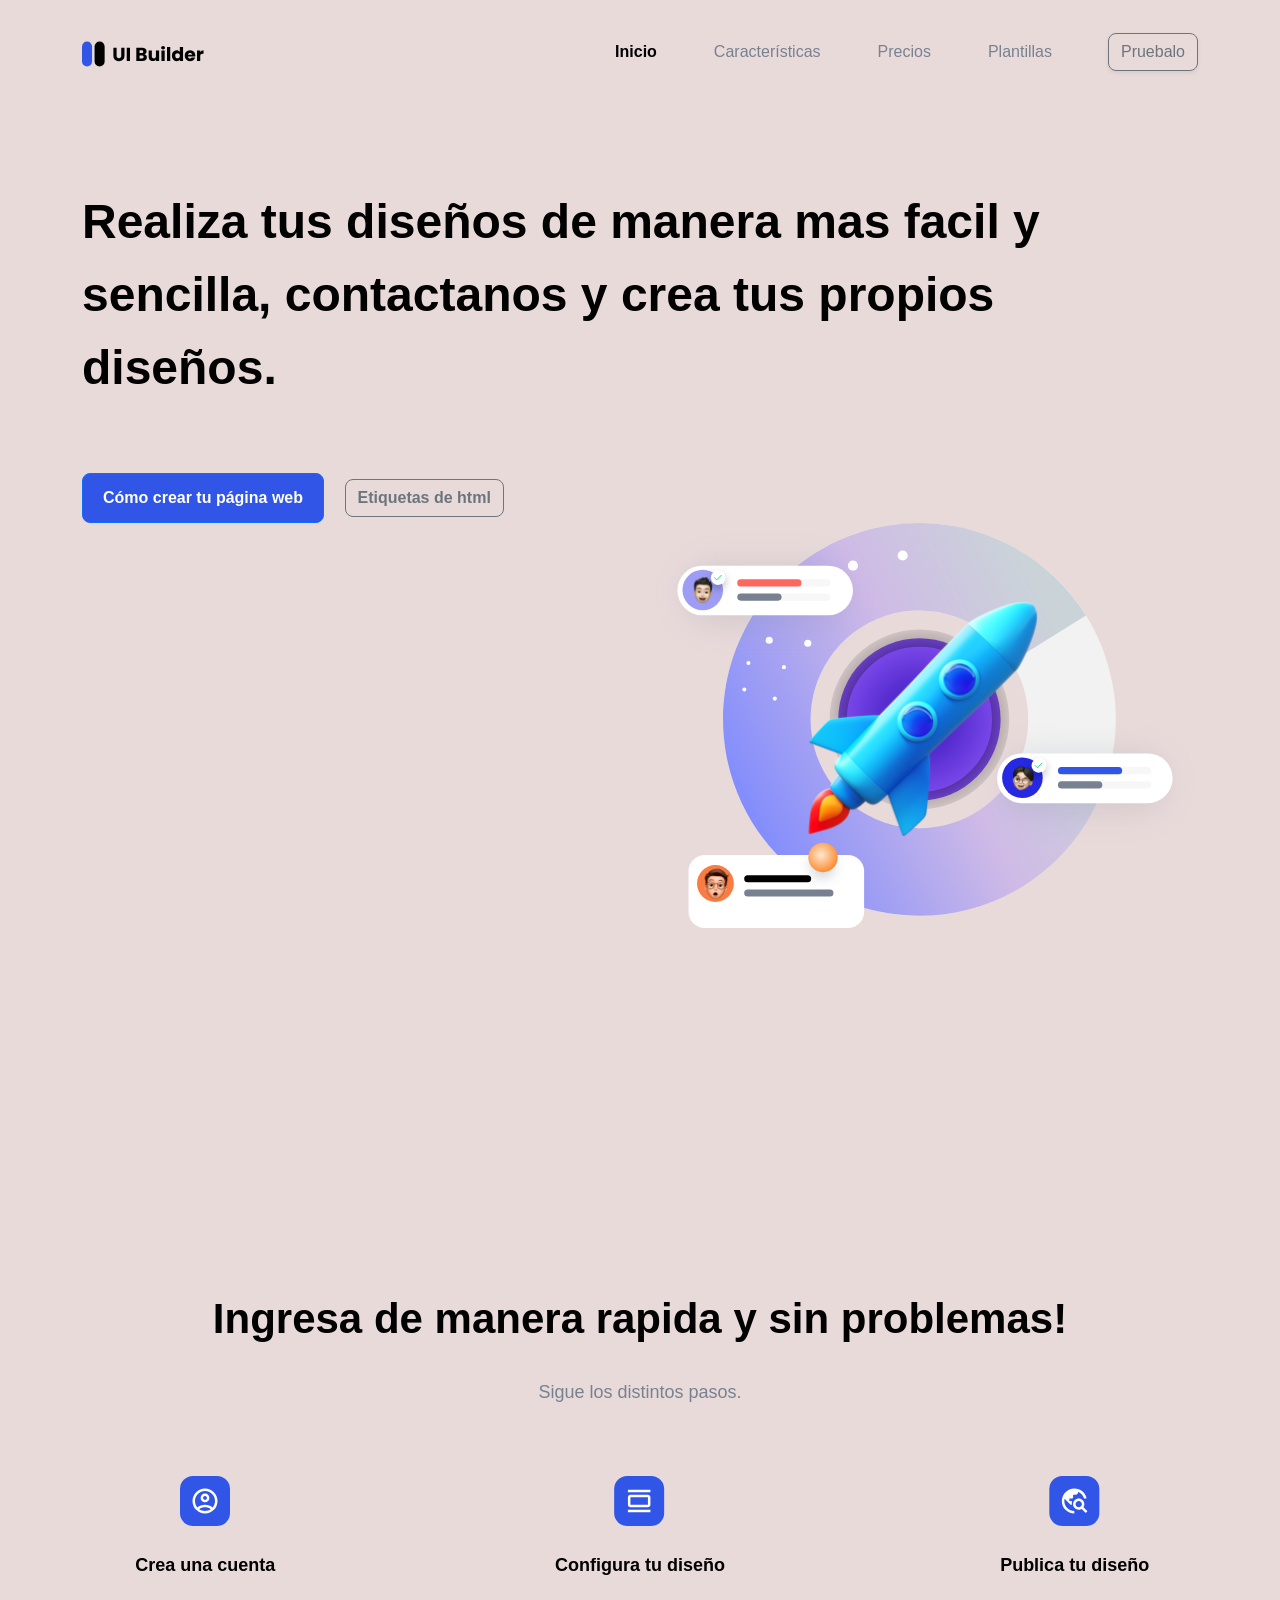
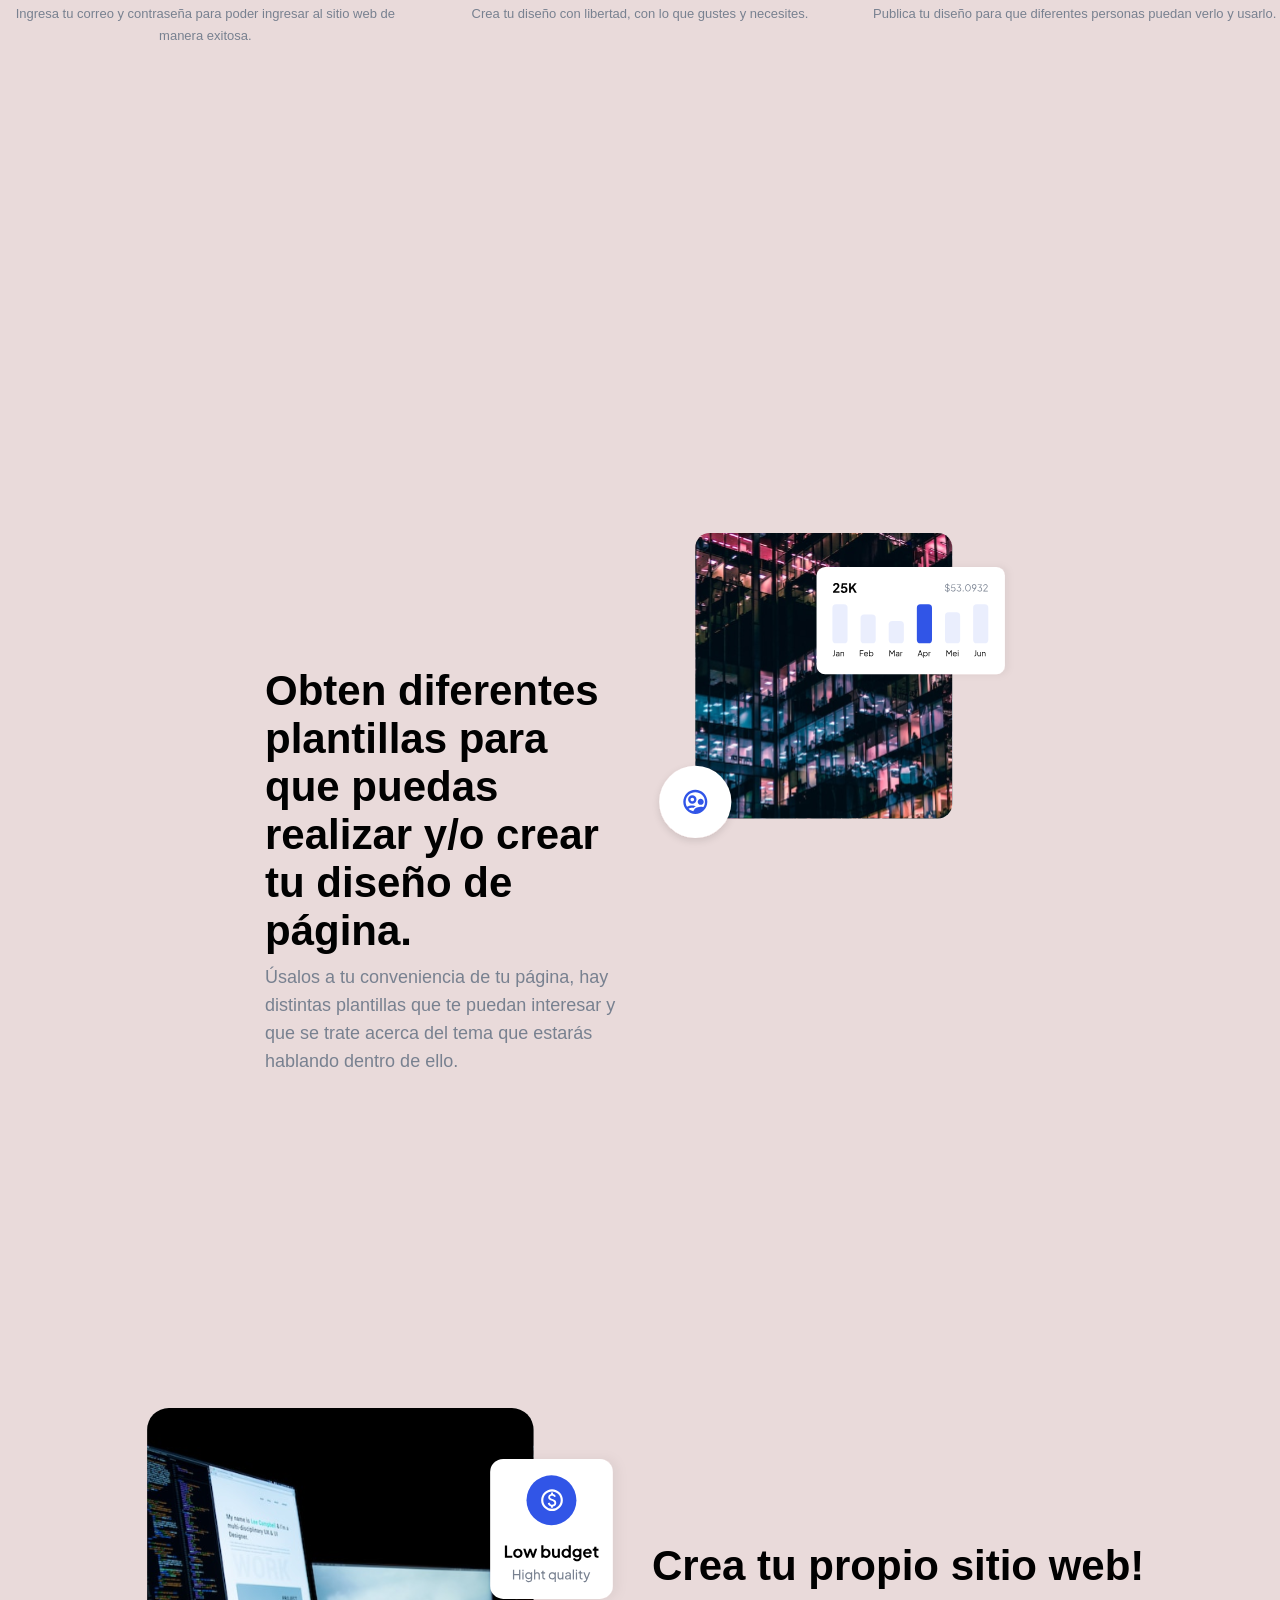
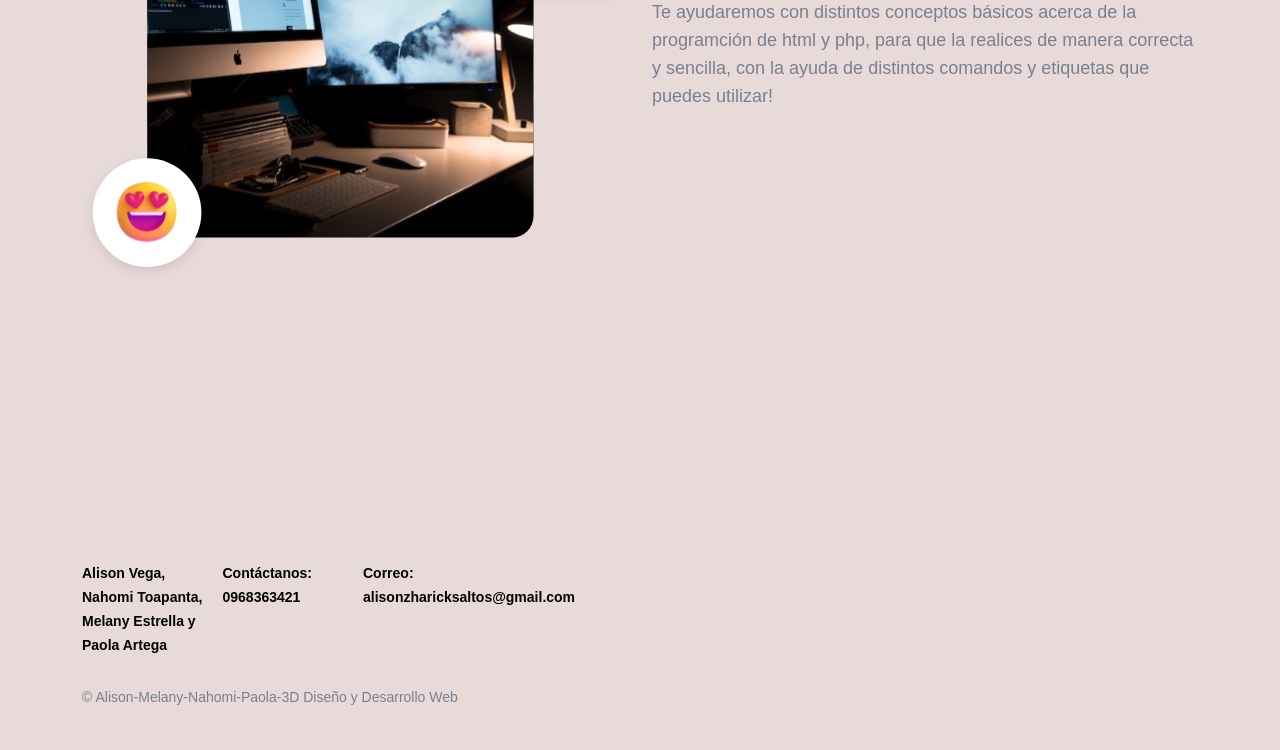
<file: index.html>
<!doctype html>
<html lang="en">

<head>
    <meta charset="utf-8">
    <meta name="viewport" content="width=device-width, initial-scale=1">
    <title>DDW</title>
    <link rel="shortcut icon" href=".\assets\img\brand\favicon.svg" type="image/x-icon">
    <link href="https://cdn.jsdelivr.net/npm/bootstrap@5.3.0-alpha3/dist/css/bootstrap.min.css" rel="stylesheet"
        integrity="sha384-KK94CHFLLe+nY2dmCWGMq91rCGa5gtU4mk92HdvYe+M/SXH301p5ILy+dN9+nJOZ" crossorigin="anonymous">
    <link rel="stylesheet" href="./css/style.css">
</head>

<body>
    <nav class="navbar navbar-expand-lg">
        <div class="container">
            <a class="navbar-brand" href="#">
                <img src="./assets/img/brand/logo.svg" alt="brand" />
            </a>
            <button class="navbar-toggler" type="button" data-bs-toggle="collapse" data-bs-target="#navbarNavAltMarkup"
                aria-controls="navbarNavAltMarkup" aria-expanded="false" aria-label="Toggle navigation">
                <span class="navbar-toggler-icon"></span>
            </button>
            <div class="collapse navbar-collapse" id="navbarNavAltMarkup">
                <div class="navbar-nav ms-auto">
                    <a class="nav-link active" aria-current="page" href="#">Inicio</a>
                    <a class="nav-link" href="https://humanidades.com/pagina-web/">Características</a>
                    <a class="nav-link" href="#">Precios</a>
                    <a class="nav-link me-5" href="#">Plantillas</a>
                </div>
                <a href="https://www.servicenow.com/es/products/ui-builder.html" class="btn btn-outline-secondary shadow-sm d-sm d-block">Pruebalo</a>
            </div>
        </div>
    </nav>
    <section class="hero">
        <div class="container">
            <div class="row">
                <div class="col-md-6"></div>
                <div class="text">
                    Realiza tus diseños de manera mas facil y sencilla, contactanos y crea tus propios diseños.
                </div>
                <div class="buttons">
                    <a href="https://www.youtube.com/watch?v=qPExX6Pngl0&ab_channel=ClaudiaPirela" class="btn btn-primary">Cómo crear tu página web</a>
                    <a href="https://www.youtube.com/watch?v=4N3pcvL9O_k&ab_channel=ZoneClass" class="btn btn-outline-secondary ms-3">Etiquetas de html</a>
                </div>
                <div class="col-md-6"></div>
                <div class="col-md-6">
                    <img src="./assets/img/hero-img.svg" alt="hero-img" class="w-100" />
                </div>
    </section>
    <section class="setup">
        <div class="container">
            <div class="text-header text-center">
                <h3>Ingresa de manera rapida y sin problemas!</h3>
                <p>Sigue los distintos pasos.</p>
            </div>
        </div>
        <div class="items text-center">
            <div class="row">
                <div class="col-md-4">
                    <div class="icons">
                        <img src="./assets/img/icons/icons-1.svg" alt="Icons" />
                    </div>
                    <div class="desc">
                        <h5>Crea una cuenta</h5>
                        <p>Ingresa tu correo y contraseña para poder ingresar al sitio web de manera exitosa.</p>

                    </div>
                </div>
                <div class="col-md-4">
                    <div class="icons">
                        <img src="./assets/img/icons/icons-2.svg" alt="Icons">
                    </div>
                    <div class="desc">
                        <h5>Configura tu diseño</h5>
                        <p>Crea tu diseño con libertad, con lo que gustes y necesites.</p>

                    </div>
                </div>
                <div class="col-md-4">
                    <div class="icons">
                        <img src="./assets/img/icons/icons-3.svg" alt="Icons">
                    </div>
                    <div class="desc">
                        <h5>Publica tu diseño</h5>
                        <p>Publica tu diseño para que diferentes personas puedan verlo y usarlo.</p>

                    </div>
                </div>
            </div>
        </div>
    </section>
    <section class="information">
        <div class="container">
            <div class="row info-1">
                <div class="col-md-6">
                    <div class="text-information">
                        <h5>Obten diferentes plantillas para que puedas realizar y/o crear tu diseño de página.</h5>
                        <p>Úsalos a tu conveniencia de tu página, hay distintas plantillas que te puedan interesar
                            y que se trate acerca del tema que estarás hablando dentro de ello.
                        </p>
                    </div>
                </div>
                <div class="col-md-6">
                    <img src="./assets/img/image-1.svg" alt="img-1" class="w-100">
                </div>
            </div>
            <div class="row info-2">
                <div class="col-md-6">
                    <img src="./assets/img/image-2.svg" alt="img-2" class="w-100">
                </div>
                <div class="col-md-6">
                    <div class="text-information">
                        <h5>Crea tu propio sitio web!</h5>
                        <p>Te ayudaremos con distintos conceptos básicos acerca de la programción de html y php, para que la
                            realices de manera correcta y sencilla, con la ayuda de distintos comandos y etiquetas que puedes utilizar!
                        </p>
                    </div>
                </div>
            </div>
        </div>
    </section>
    <footer>
        <div class="container">
            <div class="row">
                <div class="col-md-6">
                    <div class="row row-cols-1 row-col-lg-5 g-2 g-lg-3">
                        <div class="col-md-3">
                            <div>
                                <small>
                                    <a href="#" class="text-decoration-none">Alison Vega, Nahomi Toapanta, Melany Estrella y Paola Artega</a>
                                </small>
                            </div>
                        </div>
                        <div class="col-md-3">
                            <div>
                                <small>
                                    <a href="#" class="text-decoration-none">Contáctanos: 0968363421</a>
                                </small>
                            </div>
                        </div>
                        <div class="col-md-3">
                            <div>
                                <small>
                                    <a href="#" class="text-decoration-none">Correo: alisonzharicksaltos@gmail.com</a>
                                </small>
                            </div>
                        </div>
                        <div class="col-md-3">
                            <div>
                                <small>
                                    <a href="#" class="text-decoration-none"></a>
                                </small>
                            </div>
                        </div>
                    </div>
                </div>
                <div class="copy">
                    &copy; Alison-Melany-Nahomi-Paola-3D Diseño y Desarrollo Web
                </div>
            </div>
        </div>
    </footer>
    </div>
    <script src="https://cdn.jsdelivr.net/npm/bootstrap@5.3.0-alpha3/dist/js/bootstrap.bundle.min.js"
        integrity="sha384-ENjdO4Dr2bkBIFxQpeoTz1HIcje39Wm4jDKdf19U8gI4ddQ3GYNS7NTKfAdVQSZe"
        crossorigin="anonymous"></script>
</body>

</html>
</file>
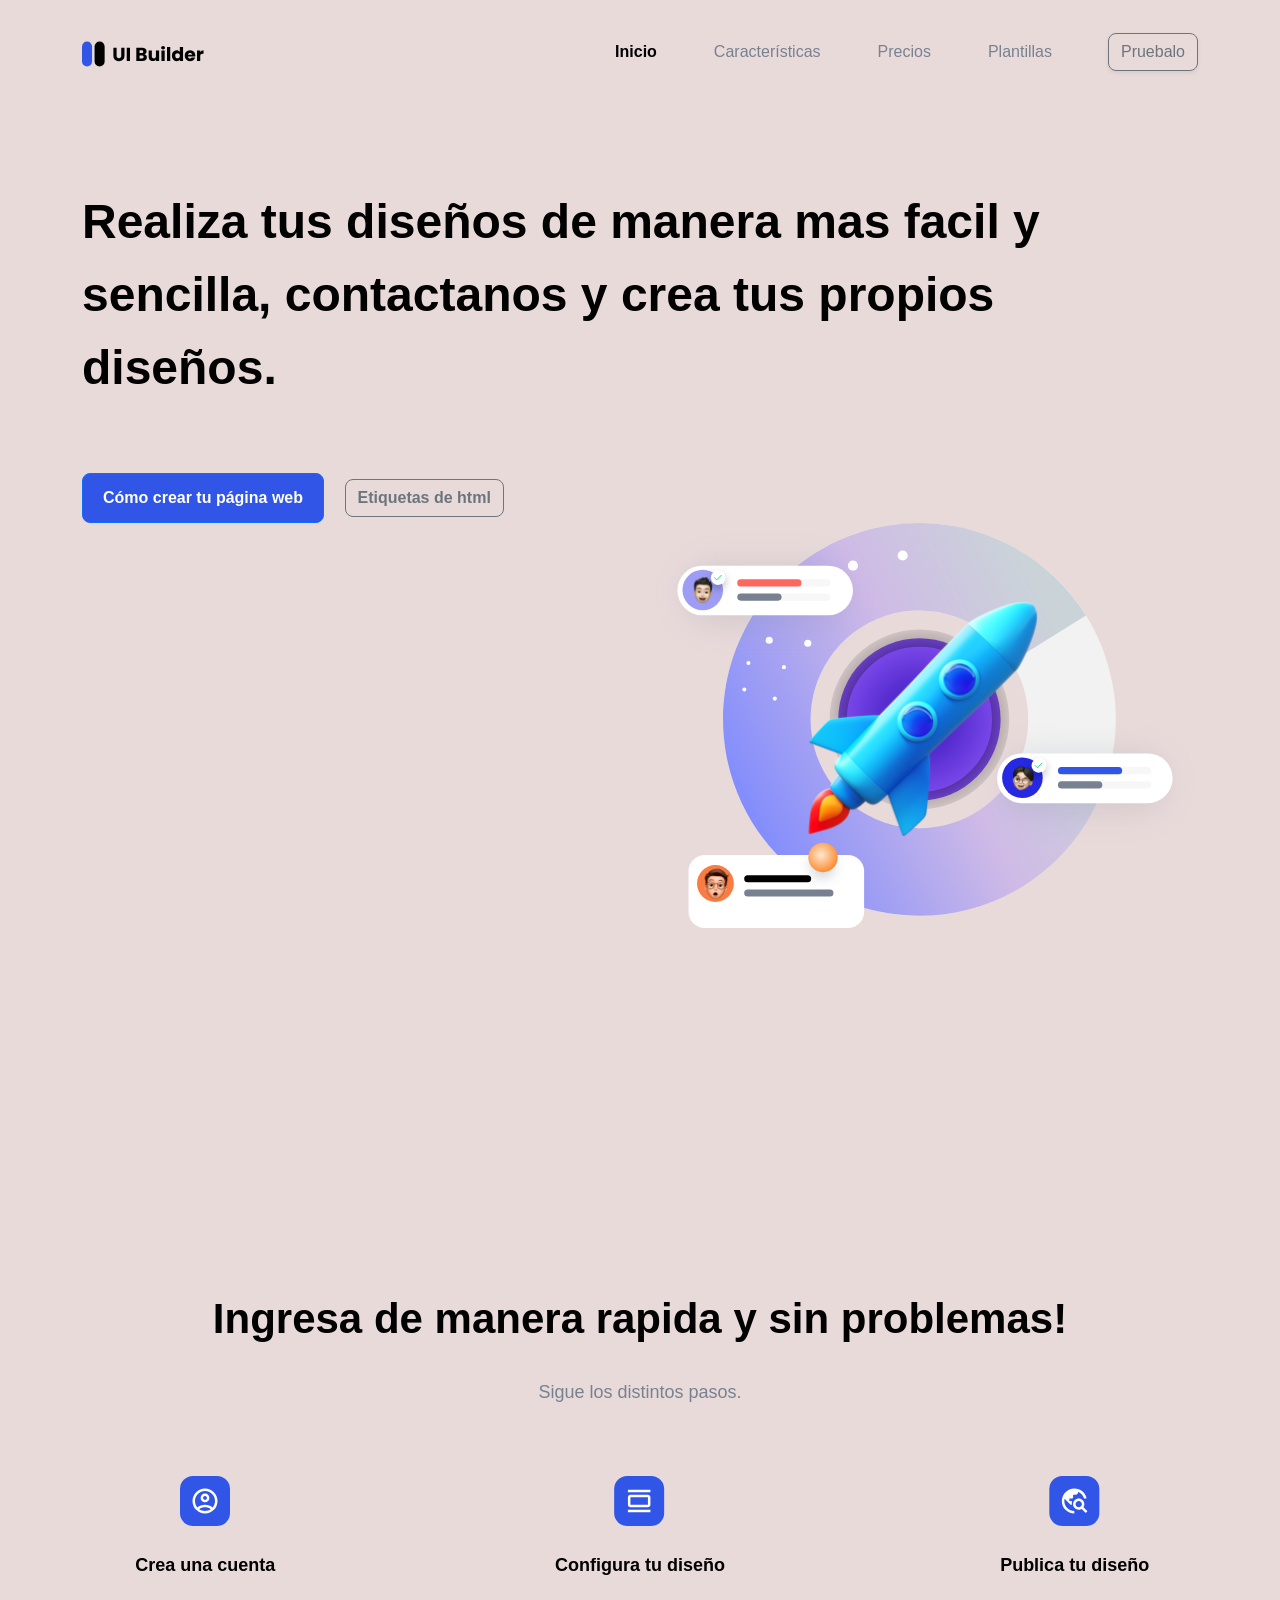
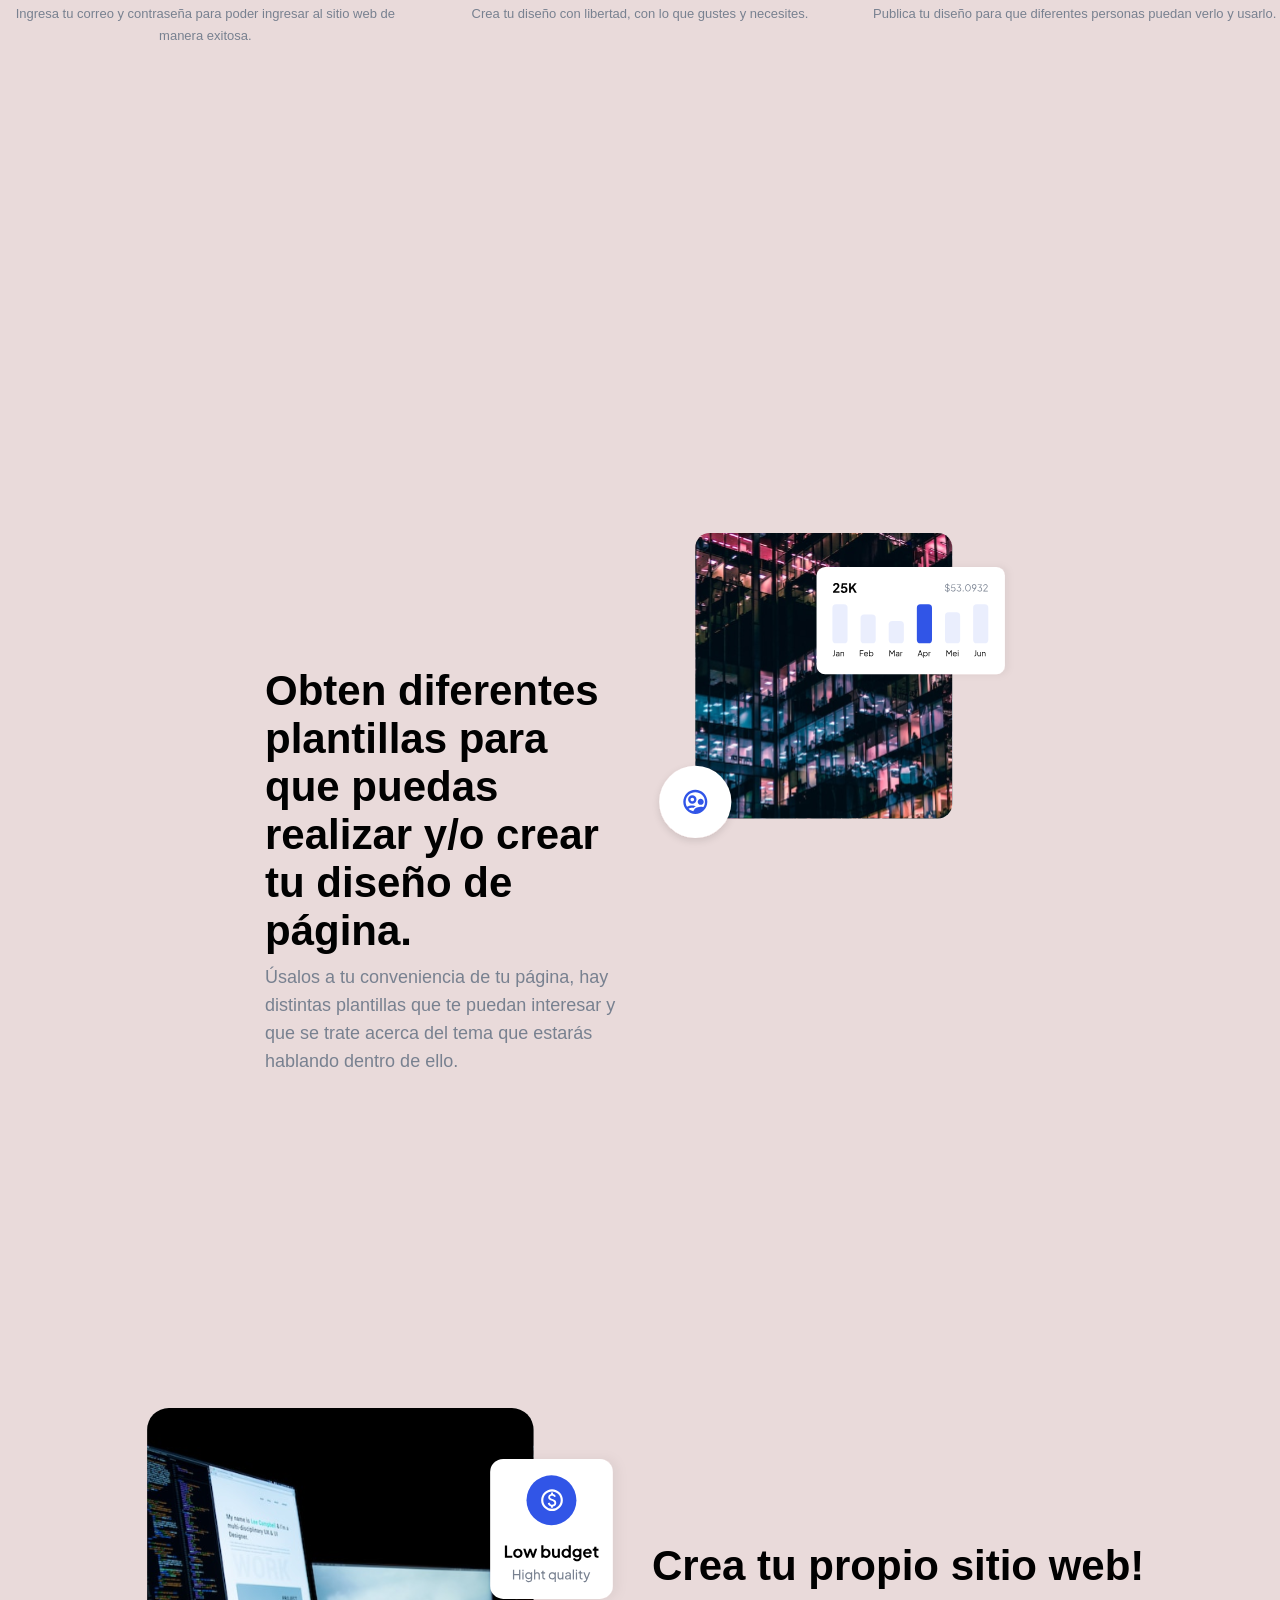
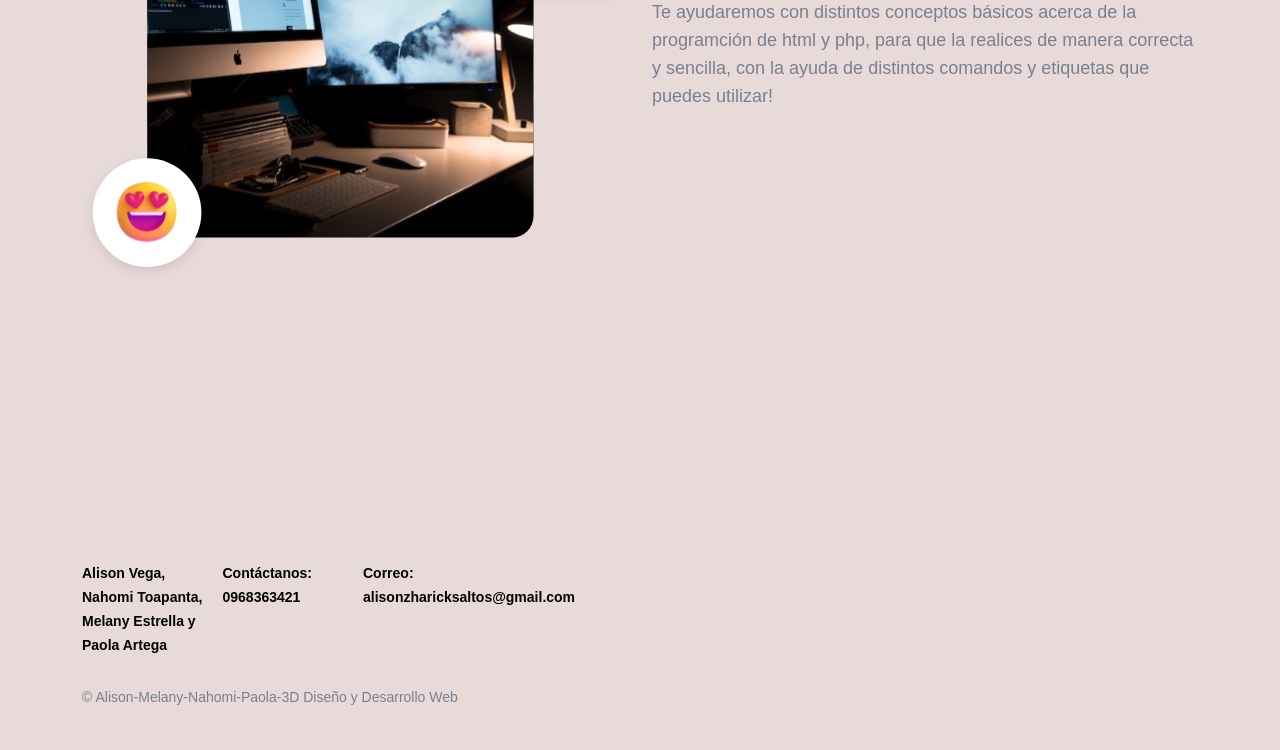
<file: assets/img/index.html>
<!doctype html>
<html lang="en">

<head>
    <meta charset="utf-8">
    <meta name="viewport" content="width=device-width, initial-scale=1">
    <title>DDW</title>
    <link rel="shortcut icon" href="assets\img\brand\favicon.svg" type="image/x-icon">
    <link href="https://cdn.jsdelivr.net/npm/bootstrap@5.3.0-alpha3/dist/css/bootstrap.min.css" rel="stylesheet"
        integrity="sha384-KK94CHFLLe+nY2dmCWGMq91rCGa5gtU4mk92HdvYe+M/SXH301p5ILy+dN9+nJOZ" crossorigin="anonymous">
    <link rel="stylesheet" href="/css/style.css">
</head>

<body>
    <nav class="navbar navbar-expand-lg">
        <div class="container">
            <a class="navbar-brand" href="#">
                <img src="/assets/img/brand/logo.svg" alt="brand" />
            </a>
            <button class="navbar-toggler" type="button" data-bs-toggle="collapse" data-bs-target="#navbarNavAltMarkup"
                aria-controls="navbarNavAltMarkup" aria-expanded="false" aria-label="Toggle navigation">
                <span class="navbar-toggler-icon"></span>
            </button>
            <div class="collapse navbar-collapse" id="navbarNavAltMarkup">
                <div class="navbar-nav ms-auto">
                    <a class="nav-link active" aria-current="page" href="#">Inicio</a>
                    <a class="nav-link" href="https://humanidades.com/pagina-web/">Características</a>
                    <a class="nav-link" href="#">Precios</a>
                    <a class="nav-link me-5" href="#">Plantillas</a>
                </div>
                <a href="https://www.servicenow.com/es/products/ui-builder.html" class="btn btn-outline-secondary shadow-sm d-sm d-block">Pruebalo</a>
            </div>
        </div>
    </nav>
    <section class="hero">
        <div class="container">
            <div class="row">
                <div class="col-md-6"></div>
                <div class="text">
                    Realiza tus diseños de manera mas facil y sencilla, contactanos y crea tus propios diseños.
                </div>
                <div class="buttons">
                    <a href="https://www.youtube.com/watch?v=qPExX6Pngl0&ab_channel=ClaudiaPirela" class="btn btn-primary">Cómo crear tu página web</a>
                    <a href="https://www.youtube.com/watch?v=4N3pcvL9O_k&ab_channel=ZoneClass" class="btn btn-outline-secondary ms-3">Etiquetas de html</a>
                </div>
                <div class="col-md-6"></div>
                <div class="col-md-6">
                    <img src="/assets/img/hero-img.svg" alt="hero-img" class="w-100" />
                </div>
    </section>
    <section class="setup">
        <div class="container">
            <div class="text-header text-center">
                <h3>Ingresa de manera rapida y sin problemas!</h3>
                <p>Sigue los distintos pasos.</p>
            </div>
        </div>
        <div class="items text-center">
            <div class="row">
                <div class="col-md-4">
                    <div class="icons">
                        <img src="/assets/img/icons/icons-1.svg" alt="Icons" />
                    </div>
                    <div class="desc">
                        <h5>Crea una cuenta</h5>
                        <p>Ingresa tu correo y contraseña para poder ingresar al sitio web de manera exitosa.</p>

                    </div>
                </div>
                <div class="col-md-4">
                    <div class="icons">
                        <img src="/assets/img/icons/icons-2.svg" alt="Icons">
                    </div>
                    <div class="desc">
                        <h5>Configura tu diseño</h5>
                        <p>Crea tu diseño con libertad, con lo que gustes y necesites.</p>

                    </div>
                </div>
                <div class="col-md-4">
                    <div class="icons">
                        <img src="/assets/img/icons/icons-3.svg" alt="Icons">
                    </div>
                    <div class="desc">
                        <h5>Publica tu diseño</h5>
                        <p>Publica tu diseño para que diferentes personas puedan verlo y usarlo.</p>

                    </div>
                </div>
            </div>
        </div>
    </section>
    <section class="information">
        <div class="container">
            <div class="row info-1">
                <div class="col-md-6">
                    <div class="text-information">
                        <h5>Obten diferentes plantillas para que puedas realizar y/o crear tu diseño de página.</h5>
                        <p>Úsalos a tu conveniencia de tu página, hay distintas plantillas que te puedan interesar
                            y que se trate acerca del tema que estarás hablando dentro de ello.
                        </p>
                    </div>
                </div>
                <div class="col-md-6">
                    <img src="/assets/img/image-1.svg" alt="img-1" class="w-100">
                </div>
            </div>
            <div class="row info-2">
                <div class="col-md-6">
                    <img src="/assets/img/image-2.svg" alt="img-2" class="w-100">
                </div>
                <div class="col-md-6">
                    <div class="text-information">
                        <h5>Crea tu propio sitio web!</h5>
                        <p>Te ayudaremos con distintos conceptos básicos acerca de la programción de html y php, para que la
                            realices de manera correcta y sencilla, con la ayuda de distintos comandos y etiquetas que puedes utilizar!
                        </p>
                    </div>
                </div>
            </div>
        </div>
    </section>
    <footer>
        <div class="container">
            <div class="row">
                <div class="col-md-6">
                    <div class="row row-cols-1 row-col-lg-5 g-2 g-lg-3">
                        <div class="col-md-3">
                            <div>
                                <small>
                                    <a href="#" class="text-decoration-none">Alison Vega, Nahomi Toapanta, Melany Estrella y Paola Artega</a>
                                </small>
                            </div>
                        </div>
                        <div class="col-md-3">
                            <div>
                                <small>
                                    <a href="#" class="text-decoration-none">Contáctanos: 0968363421</a>
                                </small>
                            </div>
                        </div>
                        <div class="col-md-3">
                            <div>
                                <small>
                                    <a href="#" class="text-decoration-none">Correo: alisonzharicksaltos@gmail.com</a>
                                </small>
                            </div>
                        </div>
                        <div class="col-md-3">
                            <div>
                                <small>
                                    <a href="#" class="text-decoration-none"></a>
                                </small>
                            </div>
                        </div>
                    </div>
                </div>
                <div class="copy">
                    &copy; Alison-Melany-Nahomi-Paola-3D Diseño y Desarrollo Web
                </div>
            </div>
        </div>
    </footer>
    </div>
    <script src="https://cdn.jsdelivr.net/npm/bootstrap@5.3.0-alpha3/dist/js/bootstrap.bundle.min.js"
        integrity="sha384-ENjdO4Dr2bkBIFxQpeoTz1HIcje39Wm4jDKdf19U8gI4ddQ3GYNS7NTKfAdVQSZe"
        crossorigin="anonymous"></script>
</body>

</html>
</file>
<file: css/style.css>
@import url('https://fonts.googleapis.com/css2?family=Plus+Jakarta+Sans:ital,wght@0,200;0,300;0,400;0,500;0,600;0,700;0,800;1,200;1,300;1,400;1,500;1,600;1,700;1,800&display=swap');
:root{
    --primary: #3155e7;
    --primary-dark: #2045d6;
    --black: #010101;
    --gray-1: #788190;
    --gray-2: #d3d4db;
    --white: #d3bdbd;
    --body: #e9dada;
}
body{
    font-family: 'Plus Jakarta Snas', sans-serif;
    background-color: var(--body);
}
.btn{
    border-radius: 8px;
}
.btn-primary,
.btm-outline-secondary{
    padding: 12px 20px;
}
.btn-primary{
    background-color: var(--primary);
}
.btn-primary:hover{
    background-color: var(--primary-dark);
}
.btm-outline-secondary{
    border: 1px solid--gray-2;
    color: var(--black);
}
.btm-outline-secondary:hover{
    background-color: var(--gray-2);
    border: 1px solid var(--gray-2);
    color: var(--black);
}
.btm-outline-secondary:focus{
    background-color: var(--gray-2);
    border: 1px solid var(--gray-2);
    color: var(--black);
}
.navbar .btm-outline-secondary{ 
    border: 1px solid var(--gray-2);
    color: var(--black);
    font-size: 14px;
    font-weight: 500;
    line-height: 20px;
    padding: 10px 16px;
}
.navbar{
    padding: 32px 0;
}
.nav-link{
    margin-left: 41px;
    font-size: 16px;
    color: var(--gray-1);
}
.navbar-nav .nav-link.active{
    font-weight: bold;
    color: var(--black);
}
section.hero{
    padding: 80px 0;
}
section.hero .text{
    font-weight: 800;
    font-size: 48px;
    line-height: 73px;
    color: var(--black);
}
.buttons{
    padding-top: 69px;
}
.buttons .btn{
    font-size: 16px;
    font-weight: bold;
    line-height: 24px;
}
section.setup{
    padding: 287px 0;
}
section.setup .text-header h3 {
    font-size: 42px;
    font-weight: 700;
    line-height: 48px;
    color: var(--black);
}
section.setup .text-header p {
    font-size: 18px;
    font-weight: 400;
    line-height: 28px;
    color: var(--gray-1);
    padding: 27px 0;
}
section.setup .icons{
    padding: 27px 0;
}
section.setup h5{
    font-size: 18px;
    font-weight: 700;
    line-height: 24px;
    color: var(--black);
    padding-bottom: 18px;
}
section.setup .desc p {
    font-weight: 400;
    font-size: 13px;
    line-height: 22px;
    color: var(--gray-1);
    max-width: 284px
    margin: 0 auto;
}
section.information .text-information{
     padding: 134px 0;
}
section.information h5 {
    font-size: 42px;
    font-weight: 700;
    line-height: 48px;
    color: var(--black);
}
section.information p {
    font-size: 18px;
    font-weight: 300;
    line-height: 28px;
    color: var(--gray-1);
}
section.information .info-1 {
    padding: 183px;
}
footer {
    padding-top: 279px;
    margin-bottom: 44px;
}
footer a {
    font-weight: bold;
    font-size: 14px;
    color: var(--black);
    line-height: 18px;
}
footer .copy{
    margin-top: 32px;
    font-size: 14px;
    color: var(--gray-1);
    line-height: 17px;
    font-weight: 400;
}
@media(max-width:576px){
    section.hero,
    section.setup,
    section.information{
        text-align: center;
    }
    .navbar{
        padding: 20px 0;
    }
    .nav-link{
        margin-left: 0;
    }
    section.hero img{
        padding-top: 2.5rem;
    }
    section.hero .text{
        font-weight: 800;
        font-size: 38px;
        line-height: 53px;
    }
    .buttons .btn{
        display: block;
        margin: 1rem 0;

    }
    .buttons .ms-3{
        margin-left: 0 !important;
        
    }
    section.setup{
        padding: 50px 0;
    }
    footer{
        padding-top: 50px;
        margin-bottom: 44px;
    }
}
</file>
